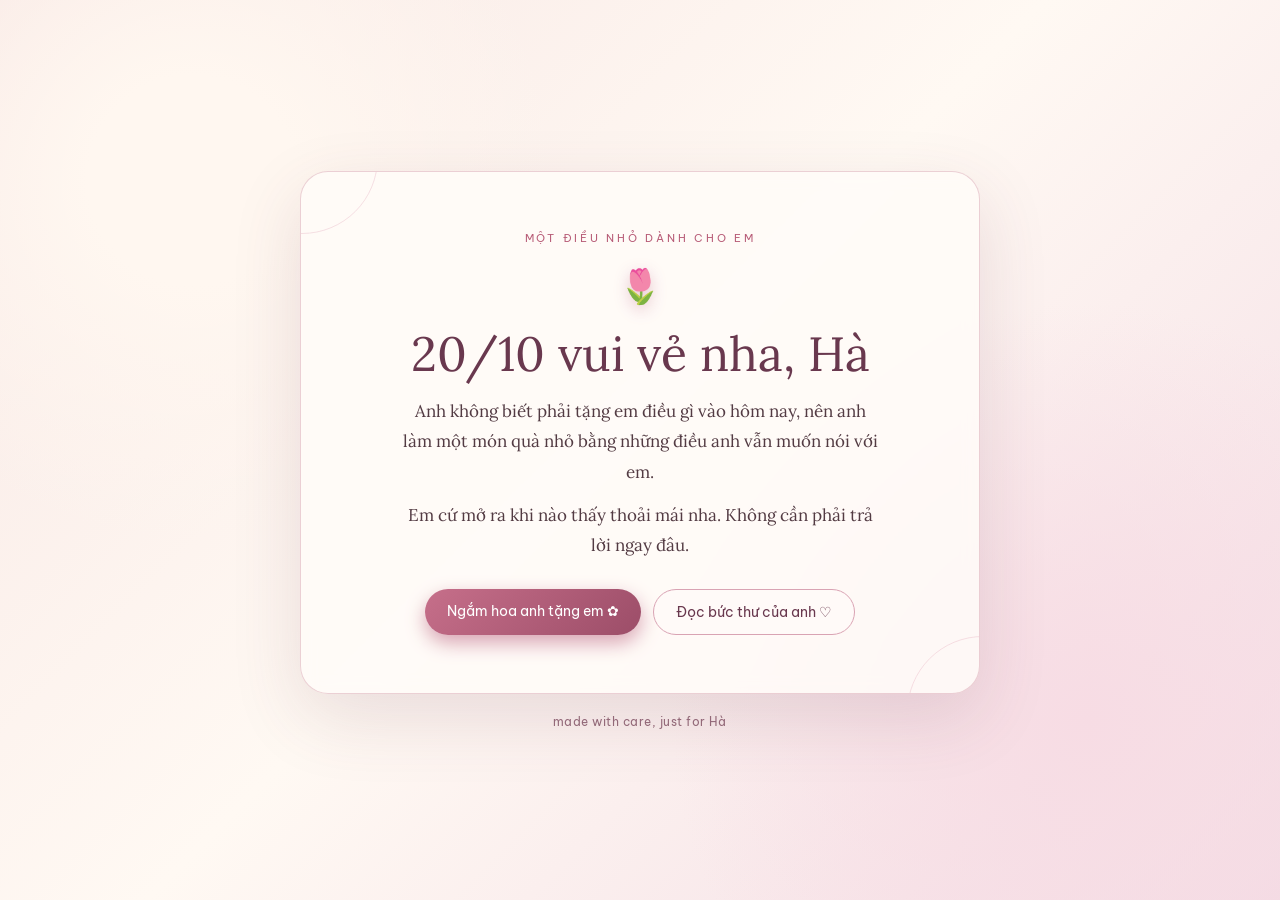
<file: index.html>
<!DOCTYPE html>
<html lang="vi">
<head>
  <meta charset="UTF-8">
  <meta name="viewport" content="width=device-width, initial-scale=1">
  <title>Gửi Hà — 20/10</title>
  <link rel="preconnect" href="https://fonts.googleapis.com">
  <link rel="preconnect" href="https://fonts.gstatic.com" crossorigin>
  <link href="https://fonts.googleapis.com/css2?family=Lora:ital,wght@0,400;0,500;1,400&family=Be+Vietnam+Pro:wght@400;500&display=swap&subset=vietnamese" rel="stylesheet">
  <style>
    :root { --rose:#b85d78; --deep:#69384e; --cream:#fffaf6; --ink:#533b43; }
    * { box-sizing: border-box; }
    body {
      margin:0; min-height:100vh; display:grid; place-items:center; padding:24px;
      color:var(--ink); font-family: "Lora", Georgia, "Times New Roman", serif;
      background:
        radial-gradient(circle at 15% 20%, #fff7f0 0 8%, transparent 28%),
        radial-gradient(circle at 85% 80%, #f7dce4 0 0, transparent 32%),
        linear-gradient(135deg,#f8e8e5,#fff9f3 48%,#f3dbe4);
      overflow-x:hidden;
    }
    .petal { position:fixed; top:-30px; color:#d58ca0; opacity:.55; animation:fall linear infinite; pointer-events:none; }
    @keyframes fall { to { transform:translateY(110vh) rotate(360deg); } }
    .wrap { width:min(680px,100%); position:relative; }
    .card {
      position:relative; overflow:hidden; text-align:center; padding:clamp(28px,7vw,58px) clamp(22px,6vw,54px);
      border:1px solid rgba(184,93,120,.28); border-radius:28px;
      background:rgba(255,252,249,.86); box-shadow:0 24px 70px rgba(105,56,78,.14);
      backdrop-filter:blur(8px);
    }
    .card:before,.card:after { content:""; position:absolute; width:150px;height:150px;border:1px solid #e8bac8;border-radius:50%;opacity:.45; }
    .card:before { top:-90px;left:-75px; } .card:after { right:-80px;bottom:-95px; }
    .eyebrow { text-transform:uppercase; letter-spacing:.25em; font:11px/1.6 'Be Vietnam Pro',Arial,sans-serif; color:var(--rose); }
    h1 { margin:14px 0 12px; font-size:clamp(30px,7vw,48px); font-weight:normal; color:var(--deep); }
    .flower { font-size:34px; margin:16px 0; filter:drop-shadow(0 5px 8px #e7c4ce); }
    p { font-size:17px; line-height:1.8; margin:12px auto; max-width:480px; }
    .buttons { display:flex; flex-wrap:wrap; gap:12px; justify-content:center; margin-top:28px; }
    a { text-decoration:none; }
    .btn { display:inline-block; border-radius:999px; padding:13px 22px; font:14px 'Be Vietnam Pro',Arial,sans-serif; transition:.2s; }
    .primary { color:white; background:linear-gradient(135deg,#c66f8a,#9c4d68); box-shadow:0 8px 20px #d8a3b2; }
    .secondary { color:var(--deep); border:1px solid #d9a3b3; background:#fffaf8; }
    .btn:hover { transform:translateY(-2px); }
    .foot { margin-top:20px; text-align:center; font:12px 'Be Vietnam Pro',Arial,sans-serif; color:#966d7c; letter-spacing:.04em; }
    @media(max-width:420px) { p{font-size:16px}.btn{width:100%} }
  </style>
</head>
<body>
  <div class="wrap">
    <main class="card">
      <div class="eyebrow">một điều nhỏ dành cho em</div>
      <div class="flower" aria-hidden="true">🌷</div>
      <h1>20/10 vui vẻ nha, Hà</h1>
      <p>Anh không biết phải tặng em điều gì vào hôm nay, nên anh làm một món quà nhỏ bằng những điều anh vẫn muốn nói với em.</p>
      <p>Em cứ mở ra khi nào thấy thoải mái nha. Không cần phải trả lời ngay đâu.</p>
      <div class="buttons">
        <a class="btn primary" href="flower.html">Ngắm hoa anh tặng em ✿</a>
        <a class="btn secondary" href="letter.html">Đọc bức thư của anh ♡</a>
      </div>
    </main>
    <div class="foot">made with care, just for Hà</div>
  </div>
  <script>
    for (let i=0;i<15;i++) {
      const p=document.createElement('span'); p.className='petal'; p.textContent=['✿','❀','·'][i%3];
      p.style.left=Math.random()*100+'vw'; p.style.animationDuration=(9+Math.random()*10)+'s';
      p.style.animationDelay=(-Math.random()*15)+'s'; p.style.fontSize=(12+Math.random()*15)+'px';
      document.body.appendChild(p);
    }
  </script>
</body>
</html>
</file>
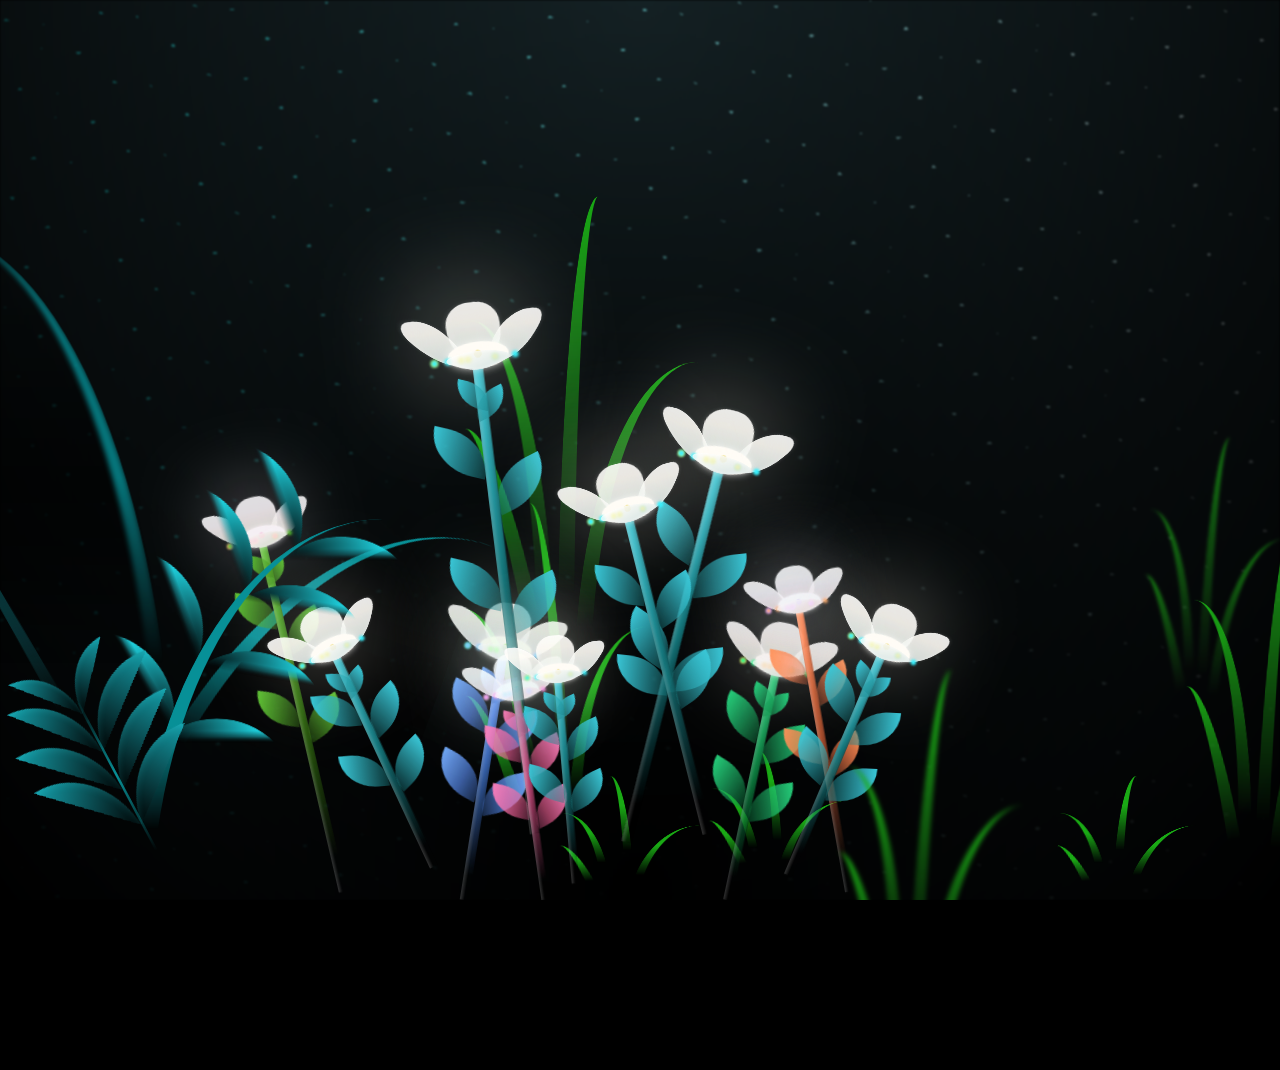
<file: flower.html>
<!DOCTYPE html>
<html lang="en">
<head>
    <meta charset="UTF-8">
    <meta http-equiv="X-UA-Compatible" content="IE=edge">
    <meta name="viewport" content="width=device-width, initial-scale=1.0">
    <link rel="stylesheet" href="css/main.css">
    <link rel="icon" href="img/flowers.png" type="image/x-icon">
    <title>flowers</title>
</head>
<body class="container">
  <!-- Pembuat code: https://codepen.io/mdusmanansari/pen/BamepLe -->
    <div class="night"></div>
    <div class="flowers">
      <div class="flower flower--1">
        <div class="flower__leafs flower__leafs--1">
          <div class="flower__leaf flower__leaf--1"></div>
          <div class="flower__leaf flower__leaf--2"></div>
          <div class="flower__leaf flower__leaf--3"></div>
          <div class="flower__leaf flower__leaf--4"></div>
          <div class="flower__white-circle"></div>
  
          <div class="flower__light flower__light--1"></div>
          <div class="flower__light flower__light--2"></div>
          <div class="flower__light flower__light--3"></div>
          <div class="flower__light flower__light--4"></div>
          <div class="flower__light flower__light--5"></div>
          <div class="flower__light flower__light--6"></div>
          <div class="flower__light flower__light--7"></div>
          <div class="flower__light flower__light--8"></div>
  
        </div>
        <div class="flower__line">
          <div class="flower__line__leaf flower__line__leaf--1"></div>
          <div class="flower__line__leaf flower__line__leaf--2"></div>
          <div class="flower__line__leaf flower__line__leaf--3"></div>
          <div class="flower__line__leaf flower__line__leaf--4"></div>
          <div class="flower__line__leaf flower__line__leaf--5"></div>
          <div class="flower__line__leaf flower__line__leaf--6"></div>
        </div>
      </div>
      <div class="flower flower--4">
        <div class="flower__leafs flower__leafs--1">
          <div class="flower__leaf flower__leaf--1"></div>
          <div class="flower__leaf flower__leaf--2"></div>
          <div class="flower__leaf flower__leaf--3"></div>
          <div class="flower__leaf flower__leaf--4"></div>
          <div class="flower__white-circle"></div>
  
          <div class="flower__light flower__light--1"></div>
          <div class="flower__light flower__light--2"></div>
          <div class="flower__light flower__light--3"></div>
          <div class="flower__light flower__light--4"></div>
          <div class="flower__light flower__light--5"></div>
          <div class="flower__light flower__light--6"></div>
          <div class="flower__light flower__light--7"></div>
          <div class="flower__light flower__light--8"></div>
  
        </div>
        <div class="flower__line">
          <div class="flower__line__leaf flower__line__leaf--1"></div>
          <div class="flower__line__leaf flower__line__leaf--2"></div>
          <div class="flower__line__leaf flower__line__leaf--3"></div>
          <div class="flower__line__leaf flower__line__leaf--4"></div>
          <div class="flower__line__leaf flower__line__leaf--5"></div>
          <div class="flower__line__leaf flower__line__leaf--6"></div>
        </div>
      </div>

      <div class="flower flower--5">
        <div class="flower__leafs flower__leafs--1">
          <div class="flower__leaf flower__leaf--1"></div>
          <div class="flower__leaf flower__leaf--2"></div>
          <div class="flower__leaf flower__leaf--3"></div>
          <div class="flower__leaf flower__leaf--4"></div>
          <div class="flower__white-circle"></div>
  
          <div class="flower__light flower__light--1"></div>
          <div class="flower__light flower__light--2"></div>
          <div class="flower__light flower__light--3"></div>
          <div class="flower__light flower__light--4"></div>
          <div class="flower__light flower__light--5"></div>
          <div class="flower__light flower__light--6"></div>
          <div class="flower__light flower__light--7"></div>
          <div class="flower__light flower__light--8"></div>
  
        </div>
        <div class="flower__line">
          <div class="flower__line__leaf flower__line__leaf--1"></div>
          <div class="flower__line__leaf flower__line__leaf--2"></div>
          <div class="flower__line__leaf flower__line__leaf--3"></div>
          <div class="flower__line__leaf flower__line__leaf--4"></div>
          <div class="flower__line__leaf flower__line__leaf--5"></div>
          <div class="flower__line__leaf flower__line__leaf--6"></div>
        </div>
      </div>

      <div class="flower flower--6">
        <div class="flower__leafs flower__leafs--1">
          <div class="flower__leaf flower__leaf--1"></div>
          <div class="flower__leaf flower__leaf--2"></div>
          <div class="flower__leaf flower__leaf--3"></div>
          <div class="flower__leaf flower__leaf--4"></div>
          <div class="flower__white-circle"></div>
  
          <div class="flower__light flower__light--1"></div>
          <div class="flower__light flower__light--2"></div>
          <div class="flower__light flower__light--3"></div>
          <div class="flower__light flower__light--4"></div>
          <div class="flower__light flower__light--5"></div>
          <div class="flower__light flower__light--6"></div>
          <div class="flower__light flower__light--7"></div>
          <div class="flower__light flower__light--8"></div>
  
        </div>
        <div class="flower__line">
          <div class="flower__line__leaf flower__line__leaf--1"></div>
          <div class="flower__line__leaf flower__line__leaf--2"></div>
          <div class="flower__line__leaf flower__line__leaf--3"></div>
          <div class="flower__line__leaf flower__line__leaf--4"></div>
          <div class="flower__line__leaf flower__line__leaf--5"></div>
          <div class="flower__line__leaf flower__line__leaf--6"></div>
        </div>
      </div>

  
      <div class="flower flower--2">
        <div class="flower__leafs flower__leafs--2">
          <div class="flower__leaf flower__leaf--1"></div>
          <div class="flower__leaf flower__leaf--2"></div>
          <div class="flower__leaf flower__leaf--3"></div>
          <div class="flower__leaf flower__leaf--4"></div>
          <div class="flower__white-circle"></div>
  
          <div class="flower__light flower__light--1"></div>
          <div class="flower__light flower__light--2"></div>
          <div class="flower__light flower__light--3"></div>
          <div class="flower__light flower__light--4"></div>
          <div class="flower__light flower__light--5"></div>
          <div class="flower__light flower__light--6"></div>
          <div class="flower__light flower__light--7"></div>
          <div class="flower__light flower__light--8"></div>
  
        </div>
        <div class="flower__line">
          <div class="flower__line__leaf flower__line__leaf--1"></div>
          <div class="flower__line__leaf flower__line__leaf--2"></div>
          <div class="flower__line__leaf flower__line__leaf--3"></div>
          <div class="flower__line__leaf flower__line__leaf--4"></div>
        </div>
      </div>
  
      <div class="flower flower--3">
        <div class="flower__leafs flower__leafs--3">
          <div class="flower__leaf flower__leaf--1"></div>
          <div class="flower__leaf flower__leaf--2"></div>
          <div class="flower__leaf flower__leaf--3"></div>
          <div class="flower__leaf flower__leaf--4"></div>
          <div class="flower__white-circle"></div>
  
          <div class="flower__light flower__light--1"></div>
          <div class="flower__light flower__light--2"></div>
          <div class="flower__light flower__light--3"></div>
          <div class="flower__light flower__light--4"></div>
          <div class="flower__light flower__light--5"></div>
          <div class="flower__light flower__light--6"></div>
          <div class="flower__light flower__light--7"></div>
          <div class="flower__light flower__light--8"></div>
  
        </div>
        <div class="flower__line">
          <div class="flower__line__leaf flower__line__leaf--1"></div>
          <div class="flower__line__leaf flower__line__leaf--2"></div>
          <div class="flower__line__leaf flower__line__leaf--3"></div>
          <div class="flower__line__leaf flower__line__leaf--4"></div>
        </div>
      </div>
  
      <div class="grow-ans" style="--d:1.2s">
        <div class="flower__g-long">
          <div class="flower__g-long__top"></div>
          <div class="flower__g-long__bottom"></div>
        </div>
      </div>
  
      <div class="growing-grass">
        <div class="flower__grass flower__grass--1">
          <div class="flower__grass--top"></div>
          <div class="flower__grass--bottom"></div>
          <div class="flower__grass__leaf flower__grass__leaf--1"></div>
          <div class="flower__grass__leaf flower__grass__leaf--2"></div>
          <div class="flower__grass__leaf flower__grass__leaf--3"></div>
          <div class="flower__grass__leaf flower__grass__leaf--4"></div>
          <div class="flower__grass__leaf flower__grass__leaf--5"></div>
          <div class="flower__grass__leaf flower__grass__leaf--6"></div>
          <div class="flower__grass__leaf flower__grass__leaf--7"></div>
          <div class="flower__grass__leaf flower__grass__leaf--8"></div>
          <div class="flower__grass__overlay"></div>
        </div>
      </div>
  
      <div class="growing-grass">
        <div class="flower__grass flower__grass--2">
          <div class="flower__grass--top"></div>
          <div class="flower__grass--bottom"></div>
          <div class="flower__grass__leaf flower__grass__leaf--1"></div>
          <div class="flower__grass__leaf flower__grass__leaf--2"></div>
          <div class="flower__grass__leaf flower__grass__leaf--3"></div>
          <div class="flower__grass__leaf flower__grass__leaf--4"></div>
          <div class="flower__grass__leaf flower__grass__leaf--5"></div>
          <div class="flower__grass__leaf flower__grass__leaf--6"></div>
          <div class="flower__grass__leaf flower__grass__leaf--7"></div>
          <div class="flower__grass__leaf flower__grass__leaf--8"></div>
          <div class="flower__grass__overlay"></div>
        </div>
      </div>
  
      <div class="grow-ans" style="--d:2.4s">
        <div class="flower__g-right flower__g-right--1">
          <div class="leaf"></div>
        </div>
      </div>
  
      <div class="grow-ans" style="--d:2.8s">
        <div class="flower__g-right flower__g-right--2">
          <div class="leaf"></div>
        </div>
      </div>
  
      <div class="grow-ans" style="--d:2.8s">
        <div class="flower__g-front">
          <div class="flower__g-front__leaf-wrapper flower__g-front__leaf-wrapper--1">
            <div class="flower__g-front__leaf"></div>
          </div>
          <div class="flower__g-front__leaf-wrapper flower__g-front__leaf-wrapper--2">
            <div class="flower__g-front__leaf"></div>
          </div>
          <div class="flower__g-front__leaf-wrapper flower__g-front__leaf-wrapper--3">
            <div class="flower__g-front__leaf"></div>
          </div>
          <div class="flower__g-front__leaf-wrapper flower__g-front__leaf-wrapper--4">
            <div class="flower__g-front__leaf"></div>
          </div>
          <div class="flower__g-front__leaf-wrapper flower__g-front__leaf-wrapper--5">
            <div class="flower__g-front__leaf"></div>
          </div>
          <div class="flower__g-front__leaf-wrapper flower__g-front__leaf-wrapper--6">
            <div class="flower__g-front__leaf"></div>
          </div>
          <div class="flower__g-front__leaf-wrapper flower__g-front__leaf-wrapper--7">
            <div class="flower__g-front__leaf"></div>
          </div>
          <div class="flower__g-front__leaf-wrapper flower__g-front__leaf-wrapper--8">
            <div class="flower__g-front__leaf"></div>
          </div>
          <div class="flower__g-front__line"></div>
        </div>
      </div>
  
      <div class="grow-ans" style="--d:3.2s">
        <div class="flower__g-fr">
          <div class="leaf"></div>
          <div class="flower__g-fr__leaf flower__g-fr__leaf--1"></div>
          <div class="flower__g-fr__leaf flower__g-fr__leaf--2"></div>
          <div class="flower__g-fr__leaf flower__g-fr__leaf--3"></div>
          <div class="flower__g-fr__leaf flower__g-fr__leaf--4"></div>
          <div class="flower__g-fr__leaf flower__g-fr__leaf--5"></div>
          <div class="flower__g-fr__leaf flower__g-fr__leaf--6"></div>
          <div class="flower__g-fr__leaf flower__g-fr__leaf--7"></div>
          <div class="flower__g-fr__leaf flower__g-fr__leaf--8"></div>
        </div>
      </div>
  
      <div class="long-g long-g--0">
        <div class="grow-ans" style="--d:3s">
          <div class="leaf leaf--0"></div>
        </div>
        <div class="grow-ans" style="--d:2.2s">
          <div class="leaf leaf--1"></div>
        </div>
        <div class="grow-ans" style="--d:3.4s">
          <div class="leaf leaf--2"></div>
        </div>
        <div class="grow-ans" style="--d:3.6s">
          <div class="leaf leaf--3"></div>
        </div>
      </div>
  
      <div class="long-g long-g--1">
        <div class="grow-ans" style="--d:3.6s">
          <div class="leaf leaf--0"></div>
        </div>
        <div class="grow-ans" style="--d:3.8s">
          <div class="leaf leaf--1"></div>
        </div>
        <div class="grow-ans" style="--d:4s">
          <div class="leaf leaf--2"></div>
        </div>
        <div class="grow-ans" style="--d:4.2s">
          <div class="leaf leaf--3"></div>
        </div>
      </div>
  
      <div class="long-g long-g--2">
        <div class="grow-ans" style="--d:4s">
          <div class="leaf leaf--0"></div>
        </div>
        <div class="grow-ans" style="--d:4.2s">
          <div class="leaf leaf--1"></div>
        </div>
        <div class="grow-ans" style="--d:4.4s">
          <div class="leaf leaf--2"></div>
        </div>
        <div class="grow-ans" style="--d:4.6s">
          <div class="leaf leaf--3"></div>
        </div>
      </div>
  
      <div class="long-g long-g--3">
        <div class="grow-ans" style="--d:4s">
          <div class="leaf leaf--0"></div>
        </div>
        <div class="grow-ans" style="--d:4.2s">
          <div class="leaf leaf--1"></div>
        </div>
        <div class="grow-ans" style="--d:3s">
          <div class="leaf leaf--2"></div>
        </div>
        <div class="grow-ans" style="--d:3.6s">
          <div class="leaf leaf--3"></div>
        </div>
      </div>
  
      <div class="long-g long-g--4">
        <div class="grow-ans" style="--d:4s">
          <div class="leaf leaf--0"></div>
        </div>
        <div class="grow-ans" style="--d:4.2s">
          <div class="leaf leaf--1"></div>
        </div>
        <div class="grow-ans" style="--d:3s">
          <div class="leaf leaf--2"></div>
        </div>
        <div class="grow-ans" style="--d:3.6s">
          <div class="leaf leaf--3"></div>
        </div>
      </div>
  
      <div class="long-g long-g--5">
        <div class="grow-ans" style="--d:4s">
          <div class="leaf leaf--0"></div>
        </div>
        <div class="grow-ans" style="--d:4.2s">
          <div class="leaf leaf--1"></div>
        </div>
        <div class="grow-ans" style="--d:3s">
          <div class="leaf leaf--2"></div>
        </div>
        <div class="grow-ans" style="--d:3.6s">
          <div class="leaf leaf--3"></div>
        </div>
      </div>
  
      <div class="long-g long-g--6">
        <div class="grow-ans" style="--d:4.2s">
          <div class="leaf leaf--0"></div>
        </div>
        <div class="grow-ans" style="--d:4.4s">
          <div class="leaf leaf--1"></div>
        </div>
        <div class="grow-ans" style="--d:4.6s">
          <div class="leaf leaf--2"></div>
        </div>
        <div class="grow-ans" style="--d:4.8s">
          <div class="leaf leaf--3"></div>
        </div>
      </div>
  
      <div class="long-g long-g--7">
        <div class="grow-ans" style="--d:3s">
          <div class="leaf leaf--0"></div>
        </div>
        <div class="grow-ans" style="--d:3.2s">
          <div class="leaf leaf--1"></div>
        </div>
        <div class="grow-ans" style="--d:3.5s">
          <div class="leaf leaf--2"></div>
        </div>
        <div class="grow-ans" style="--d:3.6s">
          <div class="leaf leaf--3"></div>
        </div>
      </div>
    
<div class="flower flower--1 extra-flower extra-1">
        <div class="flower__leafs flower__leafs--1">
          <div class="flower__leaf flower__leaf--1"></div>
          <div class="flower__leaf flower__leaf--2"></div>
          <div class="flower__leaf flower__leaf--3"></div>
          <div class="flower__leaf flower__leaf--4"></div>
          <div class="flower__white-circle"></div>
  
          <div class="flower__light flower__light--1"></div>
          <div class="flower__light flower__light--2"></div>
          <div class="flower__light flower__light--3"></div>
          <div class="flower__light flower__light--4"></div>
          <div class="flower__light flower__light--5"></div>
          <div class="flower__light flower__light--6"></div>
          <div class="flower__light flower__light--7"></div>
          <div class="flower__light flower__light--8"></div>
  
        </div>
        <div class="flower__line">
          <div class="flower__line__leaf flower__line__leaf--1"></div>
          <div class="flower__line__leaf flower__line__leaf--2"></div>
          <div class="flower__line__leaf flower__line__leaf--3"></div>
          <div class="flower__line__leaf flower__line__leaf--4"></div>
          <div class="flower__line__leaf flower__line__leaf--5"></div>
          <div class="flower__line__leaf flower__line__leaf--6"></div>
        </div>
      </div>
<div class="flower flower--4 extra-flower extra-2">
        <div class="flower__leafs flower__leafs--1">
          <div class="flower__leaf flower__leaf--1"></div>
          <div class="flower__leaf flower__leaf--2"></div>
          <div class="flower__leaf flower__leaf--3"></div>
          <div class="flower__leaf flower__leaf--4"></div>
          <div class="flower__white-circle"></div>
  
          <div class="flower__light flower__light--1"></div>
          <div class="flower__light flower__light--2"></div>
          <div class="flower__light flower__light--3"></div>
          <div class="flower__light flower__light--4"></div>
          <div class="flower__light flower__light--5"></div>
          <div class="flower__light flower__light--6"></div>
          <div class="flower__light flower__light--7"></div>
          <div class="flower__light flower__light--8"></div>
  
        </div>
        <div class="flower__line">
          <div class="flower__line__leaf flower__line__leaf--1"></div>
          <div class="flower__line__leaf flower__line__leaf--2"></div>
          <div class="flower__line__leaf flower__line__leaf--3"></div>
          <div class="flower__line__leaf flower__line__leaf--4"></div>
          <div class="flower__line__leaf flower__line__leaf--5"></div>
          <div class="flower__line__leaf flower__line__leaf--6"></div>
        </div>
      </div>
<div class="flower flower--5 extra-flower extra-3">
        <div class="flower__leafs flower__leafs--1">
          <div class="flower__leaf flower__leaf--1"></div>
          <div class="flower__leaf flower__leaf--2"></div>
          <div class="flower__leaf flower__leaf--3"></div>
          <div class="flower__leaf flower__leaf--4"></div>
          <div class="flower__white-circle"></div>
  
          <div class="flower__light flower__light--1"></div>
          <div class="flower__light flower__light--2"></div>
          <div class="flower__light flower__light--3"></div>
          <div class="flower__light flower__light--4"></div>
          <div class="flower__light flower__light--5"></div>
          <div class="flower__light flower__light--6"></div>
          <div class="flower__light flower__light--7"></div>
          <div class="flower__light flower__light--8"></div>
  
        </div>
        <div class="flower__line">
          <div class="flower__line__leaf flower__line__leaf--1"></div>
          <div class="flower__line__leaf flower__line__leaf--2"></div>
          <div class="flower__line__leaf flower__line__leaf--3"></div>
          <div class="flower__line__leaf flower__line__leaf--4"></div>
          <div class="flower__line__leaf flower__line__leaf--5"></div>
          <div class="flower__line__leaf flower__line__leaf--6"></div>
        </div>
      </div>
<div class="flower flower--6 extra-flower extra-4">
        <div class="flower__leafs flower__leafs--1">
          <div class="flower__leaf flower__leaf--1"></div>
          <div class="flower__leaf flower__leaf--2"></div>
          <div class="flower__leaf flower__leaf--3"></div>
          <div class="flower__leaf flower__leaf--4"></div>
          <div class="flower__white-circle"></div>
  
          <div class="flower__light flower__light--1"></div>
          <div class="flower__light flower__light--2"></div>
          <div class="flower__light flower__light--3"></div>
          <div class="flower__light flower__light--4"></div>
          <div class="flower__light flower__light--5"></div>
          <div class="flower__light flower__light--6"></div>
          <div class="flower__light flower__light--7"></div>
          <div class="flower__light flower__light--8"></div>
  
        </div>
        <div class="flower__line">
          <div class="flower__line__leaf flower__line__leaf--1"></div>
          <div class="flower__line__leaf flower__line__leaf--2"></div>
          <div class="flower__line__leaf flower__line__leaf--3"></div>
          <div class="flower__line__leaf flower__line__leaf--4"></div>
          <div class="flower__line__leaf flower__line__leaf--5"></div>
          <div class="flower__line__leaf flower__line__leaf--6"></div>
        </div>
      </div>
<div class="flower flower--2 extra-flower extra-5">
        <div class="flower__leafs flower__leafs--2">
          <div class="flower__leaf flower__leaf--1"></div>
          <div class="flower__leaf flower__leaf--2"></div>
          <div class="flower__leaf flower__leaf--3"></div>
          <div class="flower__leaf flower__leaf--4"></div>
          <div class="flower__white-circle"></div>
  
          <div class="flower__light flower__light--1"></div>
          <div class="flower__light flower__light--2"></div>
          <div class="flower__light flower__light--3"></div>
          <div class="flower__light flower__light--4"></div>
          <div class="flower__light flower__light--5"></div>
          <div class="flower__light flower__light--6"></div>
          <div class="flower__light flower__light--7"></div>
          <div class="flower__light flower__light--8"></div>
  
        </div>
        <div class="flower__line">
          <div class="flower__line__leaf flower__line__leaf--1"></div>
          <div class="flower__line__leaf flower__line__leaf--2"></div>
          <div class="flower__line__leaf flower__line__leaf--3"></div>
          <div class="flower__line__leaf flower__line__leaf--4"></div>
        </div>
      </div>
</div>
    <script src="main.js"></script>
  </body>
</html>
</file>
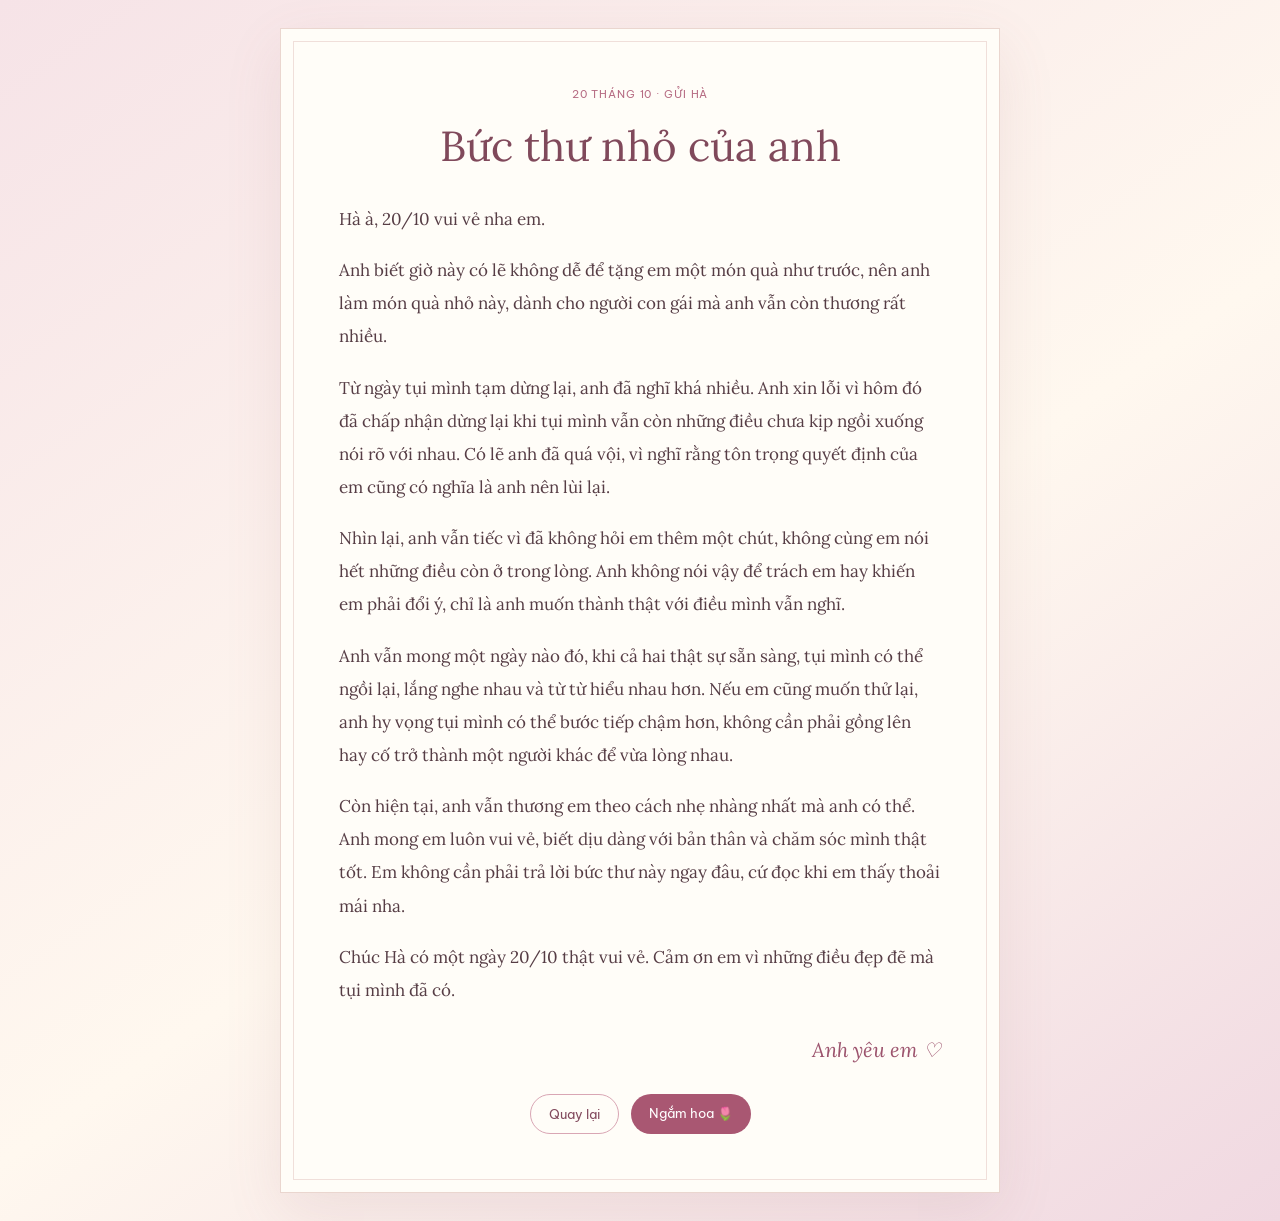
<file: letter.html>
<!DOCTYPE html>
<html lang="vi">
<head>
  <meta charset="UTF-8">
  <meta name="viewport" content="width=device-width, initial-scale=1">
  <title>Bức thư dành cho Hà</title>
  <link rel="preconnect" href="https://fonts.googleapis.com">
  <link rel="preconnect" href="https://fonts.gstatic.com" crossorigin>
  <link href="https://fonts.googleapis.com/css2?family=Lora:ital,wght@0,400;0,500;1,400&family=Be+Vietnam+Pro:wght@400;500&display=swap&subset=vietnamese" rel="stylesheet">
  <style>
    *{box-sizing:border-box;letter-spacing:normal;word-break:normal;overflow-wrap:normal}
    body{margin:0;min-height:100vh;padding:28px 16px;display:grid;place-items:center;background:linear-gradient(145deg,#f6e3e7,#fff8ef 55%,#f0d8e1);color:#563d45;font-family:"Lora",Georgia,"Times New Roman",serif}
    .paper{width:min(720px,100%);padding:clamp(26px,6vw,58px);background:#fffdf8;border:1px solid #ead6cf;box-shadow:0 20px 55px #8e59621c;position:relative}
    .paper:before{content:"";position:absolute;inset:12px;border:1px solid #f0dfda;pointer-events:none}
    .content{position:relative;z-index:1}
    .top{text-align:center;color:#b66c83;letter-spacing:.08em;font:11px 'Be Vietnam Pro',Arial,sans-serif;text-transform:uppercase}
    h1{text-align:center;font-size:clamp(28px,6vw,42px);font-weight:normal;color:#80495b;margin:18px 0 30px;letter-spacing:normal;word-break:keep-all}
    p{font-size:17px;line-height:1.95;margin:0 0 18px;letter-spacing:normal;word-break:normal;overflow-wrap:break-word}
    .sign{margin-top:30px;text-align:right;color:#9c536d;font-style:italic;font-size:20px}
    .actions{display:flex;justify-content:center;gap:12px;flex-wrap:wrap;margin-top:32px}
    a{padding:11px 18px;border-radius:999px;text-decoration:none;font:13px 'Be Vietnam Pro',Arial,sans-serif}
    .back{color:#824a5d;border:1px solid #d9a6b4}.flower{background:#a95772;color:white}
    @media(max-width:420px){p{font-size:16px;line-height:1.85}}
  </style>
</head>
<body>
  <main class="paper">
    <div class="content">
      <div class="top">20 tháng 10 · gửi Hà</div>
      <h1>Bức thư nhỏ của anh</h1>

      <p>Hà à, 20/10 vui vẻ nha em.</p>

      <p>Anh biết giờ này có lẽ không dễ để tặng em một món quà như trước, nên anh làm món quà nhỏ này, dành cho người con gái mà anh vẫn còn thương rất nhiều.</p>

      <p>Từ ngày tụi mình tạm dừng lại, anh đã nghĩ khá nhiều. Anh xin lỗi vì hôm đó đã chấp nhận dừng lại khi tụi mình vẫn còn những điều chưa kịp ngồi xuống nói rõ với nhau. Có lẽ anh đã quá vội, vì nghĩ rằng tôn trọng quyết định của em cũng có nghĩa là anh nên lùi lại.</p>

      <p>Nhìn lại, anh vẫn tiếc vì đã không hỏi em thêm một chút, không cùng em nói hết những điều còn ở trong lòng. Anh không nói vậy để trách em hay khiến em phải đổi ý, chỉ là anh muốn thành thật với điều mình vẫn nghĩ.</p>

      <p>Anh vẫn mong một ngày nào đó, khi cả hai thật sự sẵn sàng, tụi mình có thể ngồi lại, lắng nghe nhau và từ từ hiểu nhau hơn. Nếu em cũng muốn thử lại, anh hy vọng tụi mình có thể bước tiếp chậm hơn, không cần phải gồng lên hay cố trở thành một người khác để vừa lòng nhau.</p>

      <p>Còn hiện tại, anh vẫn thương em theo cách nhẹ nhàng nhất mà anh có thể. Anh mong em luôn vui vẻ, biết dịu dàng với bản thân và chăm sóc mình thật tốt. Em không cần phải trả lời bức thư này ngay đâu, cứ đọc khi em thấy thoải mái nha.</p>

      <p>Chúc Hà có một ngày 20/10 thật vui vẻ. Cảm ơn em vì những điều đẹp đẽ mà tụi mình đã có.</p>

      <div class="sign">Anh yêu em ♡</div>
      <div class="actions">
        <a class="back" href="index.html">Quay lại</a>
        <a class="flower" href="flower.html">Ngắm hoa 🌷</a>
      </div>
    </div>
  </main>
</body>
</html>
</file>
<file: css/main.css>
*,
*::after,
*::before {
  padding: 0;
  margin: 0;
  box-sizing: border-box;
}

:root {
  --dark-color: #000;
}

body {
  display: flex;
  align-items: flex-end;
  justify-content: center;
  min-height: 100vh;
  background-color: var(--dark-color);
  overflow: hidden;
  perspective: 1000px;
}

.night {
  position: fixed;
  left: 50%;
  top: 0;
  transform: translateX(-50%);
  width: 100%;
  height: 100%;
  filter: blur(0.1vmin);
  background-image: radial-gradient(ellipse at top, transparent 0%, var(--dark-color)), radial-gradient(ellipse at bottom, var(--dark-color), rgba(145, 233, 255, 0.2)), repeating-linear-gradient(220deg, rgb(0, 0, 0) 0px, rgb(0, 0, 0) 19px, transparent 19px, transparent 22px), repeating-linear-gradient(189deg, rgb(0, 0, 0) 0px, rgb(0, 0, 0) 19px, transparent 19px, transparent 22px), repeating-linear-gradient(148deg, rgb(0, 0, 0) 0px, rgb(0, 0, 0) 19px, transparent 19px, transparent 22px), linear-gradient(90deg, rgb(0, 255, 250), rgb(240, 240, 240));
}

.flowers {
  position: relative;
  transform: scale(0.9);
}

.flower {
  position: absolute;
  bottom: 10vmin;
  transform-origin: bottom center;
  z-index: 10;
  --fl-speed: 0.8s;
}
.flower--1 {
  -webkit-animation: moving-flower-1 4s linear infinite;
          animation: moving-flower-1 4s linear infinite;
}
.flower--1 .flower__line {
  height: 70vmin;
  -webkit-animation-delay: 0.3s;
          animation-delay: 0.3s;
}
.flower--1 .flower__line__leaf--1 {
  -webkit-animation: blooming-leaf-right var(--fl-speed) 1.6s backwards;
          animation: blooming-leaf-right var(--fl-speed) 1.6s backwards;
}
.flower--1 .flower__line__leaf--2 {
  -webkit-animation: blooming-leaf-right var(--fl-speed) 1.4s backwards;
          animation: blooming-leaf-right var(--fl-speed) 1.4s backwards;
}
.flower--1 .flower__line__leaf--3 {
  -webkit-animation: blooming-leaf-left var(--fl-speed) 1.2s backwards;
          animation: blooming-leaf-left var(--fl-speed) 1.2s backwards;
}
.flower--1 .flower__line__leaf--4 {
  -webkit-animation: blooming-leaf-left var(--fl-speed) 1s backwards;
          animation: blooming-leaf-left var(--fl-speed) 1s backwards;
}
.flower--1 .flower__line__leaf--5 {
  -webkit-animation: blooming-leaf-right var(--fl-speed) 1.8s backwards;
          animation: blooming-leaf-right var(--fl-speed) 1.8s backwards;
}
.flower--1 .flower__line__leaf--6 {
  -webkit-animation: blooming-leaf-left var(--fl-speed) 2s backwards;
          animation: blooming-leaf-left var(--fl-speed) 2s backwards;
}
.flower--2 {
  left: 50%;
  transform: rotate(20deg);
  -webkit-animation: moving-flower-2 4s linear infinite;
          animation: moving-flower-2 4s linear infinite;
}
.flower--2 .flower__line {
  height: 60vmin;
  -webkit-animation-delay: 0.6s;
          animation-delay: 0.6s;
}
.flower--2 .flower__line__leaf--1 {
  -webkit-animation: blooming-leaf-right var(--fl-speed) 1.9s backwards;
          animation: blooming-leaf-right var(--fl-speed) 1.9s backwards;
}
.flower--2 .flower__line__leaf--2 {
  -webkit-animation: blooming-leaf-right var(--fl-speed) 1.7s backwards;
          animation: blooming-leaf-right var(--fl-speed) 1.7s backwards;
}
.flower--2 .flower__line__leaf--3 {
  -webkit-animation: blooming-leaf-left var(--fl-speed) 1.5s backwards;
          animation: blooming-leaf-left var(--fl-speed) 1.5s backwards;
}
.flower--2 .flower__line__leaf--4 {
  -webkit-animation: blooming-leaf-left var(--fl-speed) 1.3s backwards;
          animation: blooming-leaf-left var(--fl-speed) 1.3s backwards;
}
.flower--3 {
  left: 50%;
  transform: rotate(-15deg);
  -webkit-animation: moving-flower-3 4s linear infinite;
          animation: moving-flower-3 4s linear infinite;
}
.flower--3 .flower__line {
  -webkit-animation-delay: 0.9s;
          animation-delay: 0.9s;
}
.flower--3 .flower__line__leaf--1 {
  -webkit-animation: blooming-leaf-right var(--fl-speed) 2.5s backwards;
          animation: blooming-leaf-right var(--fl-speed) 2.5s backwards;
}
.flower--3 .flower__line__leaf--2 {
  -webkit-animation: blooming-leaf-right var(--fl-speed) 2.3s backwards;
          animation: blooming-leaf-right var(--fl-speed) 2.3s backwards;
}
.flower--3 .flower__line__leaf--3 {
  -webkit-animation: blooming-leaf-left var(--fl-speed) 2.1s backwards;
          animation: blooming-leaf-left var(--fl-speed) 2.1s backwards;
}
.flower--3 .flower__line__leaf--4 {
  -webkit-animation: blooming-leaf-left var(--fl-speed) 1.9s backwards;
          animation: blooming-leaf-left var(--fl-speed) 1.9s backwards;
}
.flower__leafs {
  position: relative;
  -webkit-animation: blooming-flower 2s backwards;
          animation: blooming-flower 2s backwards;
}
.flower__leafs--1 {
  -webkit-animation-delay: 1.1s;
          animation-delay: 1.1s;
}
.flower__leafs--2 {
  -webkit-animation-delay: 1.4s;
          animation-delay: 1.4s;
}
.flower__leafs--3 {
  -webkit-animation-delay: 1.7s;
          animation-delay: 1.7s;
}
.flower__leafs::after {
  content: "";
  position: absolute;
  left: 0;
  top: 0;
  transform: translate(-50%, -100%);
  width: 8vmin;
  height: 8vmin;
  background-color: #6bf0ff;
  filter: blur(10vmin);
}
.flower__leaf {
  position: absolute;
  bottom: 0;
  left: 50%;
  width: 8vmin;
  height: 11vmin;
  border-radius: 51% 49% 47% 53%/44% 45% 55% 69%;
  background-color: #a7ffee;
  background-image: linear-gradient(to top, #54b8aa, #a7ffee);
  transform-origin: bottom center;
  opacity: 0.9;
  box-shadow: inset 0 0 2vmin rgba(255, 255, 255, 0.5);
}
.flower__leaf--1 {
  transform: translate(-10%, 1%) rotateY(40deg) rotateX(-50deg);
}
.flower__leaf--2 {
  transform: translate(-50%, -4%) rotateX(40deg);
}
.flower__leaf--3 {
  transform: translate(-90%, 0%) rotateY(45deg) rotateX(50deg);
}
.flower__leaf--4 {
  width: 8vmin;
  height: 8vmin;
  transform-origin: bottom left;
  border-radius: 4vmin 10vmin 4vmin 4vmin;
  transform: translate(0%, 18%) rotateX(70deg) rotate(-43deg);
  background-image: linear-gradient(to top, #39c6d6, #a7ffee);
  z-index: 1;
  opacity: 0.8;
}
.flower__white-circle {
  position: absolute;
  left: -3.5vmin;
  top: -3vmin;
  width: 9vmin;
  height: 4vmin;
  border-radius: 50%;
  background-color: #fff;
}
.flower__white-circle::after {
  content: "";
  position: absolute;
  left: 50%;
  top: 45%;
  transform: translate(-50%, -50%);
  width: 60%;
  height: 60%;
  border-radius: inherit;
  background-image: repeating-linear-gradient(135deg, rgba(0, 0, 0, 0.03) 0px, rgba(0, 0, 0, 0.03) 1px, transparent 1px, transparent 12px), repeating-linear-gradient(45deg, rgba(0, 0, 0, 0.03) 0px, rgba(0, 0, 0, 0.03) 1px, transparent 1px, transparent 12px), repeating-linear-gradient(67.5deg, rgba(0, 0, 0, 0.03) 0px, rgba(0, 0, 0, 0.03) 1px, transparent 1px, transparent 12px), repeating-linear-gradient(135deg, rgba(0, 0, 0, 0.03) 0px, rgba(0, 0, 0, 0.03) 1px, transparent 1px, transparent 12px), repeating-linear-gradient(45deg, rgba(0, 0, 0, 0.03) 0px, rgba(0, 0, 0, 0.03) 1px, transparent 1px, transparent 12px), repeating-linear-gradient(112.5deg, rgba(0, 0, 0, 0.03) 0px, rgba(0, 0, 0, 0.03) 1px, transparent 1px, transparent 12px), repeating-linear-gradient(112.5deg, rgba(0, 0, 0, 0.03) 0px, rgba(0, 0, 0, 0.03) 1px, transparent 1px, transparent 12px), repeating-linear-gradient(45deg, rgba(0, 0, 0, 0.03) 0px, rgba(0, 0, 0, 0.03) 1px, transparent 1px, transparent 12px), repeating-linear-gradient(22.5deg, rgba(0, 0, 0, 0.03) 0px, rgba(0, 0, 0, 0.03) 1px, transparent 1px, transparent 12px), repeating-linear-gradient(45deg, rgba(0, 0, 0, 0.03) 0px, rgba(0, 0, 0, 0.03) 1px, transparent 1px, transparent 12px), repeating-linear-gradient(22.5deg, rgba(0, 0, 0, 0.03) 0px, rgba(0, 0, 0, 0.03) 1px, transparent 1px, transparent 12px), repeating-linear-gradient(135deg, rgba(0, 0, 0, 0.03) 0px, rgba(0, 0, 0, 0.03) 1px, transparent 1px, transparent 12px), repeating-linear-gradient(157.5deg, rgba(0, 0, 0, 0.03) 0px, rgba(0, 0, 0, 0.03) 1px, transparent 1px, transparent 12px), repeating-linear-gradient(67.5deg, rgba(0, 0, 0, 0.03) 0px, rgba(0, 0, 0, 0.03) 1px, transparent 1px, transparent 12px), repeating-linear-gradient(67.5deg, rgba(0, 0, 0, 0.03) 0px, rgba(0, 0, 0, 0.03) 1px, transparent 1px, transparent 12px), linear-gradient(90deg, rgb(255, 235, 18), rgb(255, 206, 0));
}
.flower__line {
  height: 55vmin;
  width: 1.5vmin;
  background-image: linear-gradient(to left, rgba(0, 0, 0, 0.2), transparent, rgba(255, 255, 255, 0.2)), linear-gradient(to top, transparent 10%, #14757a, #39c6d6);
  box-shadow: inset 0 0 2px rgba(0, 0, 0, 0.5);
  -webkit-animation: grow-flower-tree 4s backwards;
          animation: grow-flower-tree 4s backwards;
}
.flower__line__leaf {
  --w: 7vmin;
  --h: calc(var(--w) + 2vmin);
  position: absolute;
  top: 20%;
  left: 90%;
  width: var(--w);
  height: var(--h);
  border-top-right-radius: var(--h);
  border-bottom-left-radius: var(--h);
  background-image: linear-gradient(to top, rgba(20, 117, 122, 0.4), #39c6d6);
}
.flower__line__leaf--1 {
  transform: rotate(70deg) rotateY(30deg);
}
.flower__line__leaf--2 {
  top: 45%;
  transform: rotate(70deg) rotateY(30deg);
}
.flower__line__leaf--3, .flower__line__leaf--4, .flower__line__leaf--6 {
  border-top-right-radius: 0;
  border-bottom-left-radius: 0;
  border-top-left-radius: var(--h);
  border-bottom-right-radius: var(--h);
  left: -460%;
  top: 12%;
  transform: rotate(-70deg) rotateY(30deg);
}
.flower__line__leaf--4 {
  top: 40%;
}
.flower__line__leaf--5 {
  top: 0;
  transform-origin: left;
  transform: rotate(70deg) rotateY(30deg) scale(0.6);
}
.flower__line__leaf--6 {
  top: -2%;
  left: -450%;
  transform-origin: right;
  transform: rotate(-70deg) rotateY(30deg) scale(0.6);
}
.flower__light {
  position: absolute;
  bottom: 0vmin;
  width: 1vmin;
  height: 1vmin;
  background-color: rgb(255, 251, 0);
  border-radius: 50%;
  filter: blur(0.2vmin);
  -webkit-animation: light-ans 4s linear infinite backwards;
          animation: light-ans 4s linear infinite backwards;
}
.flower__light:nth-child(odd) {
  background-color: #23f0ff;
}
.flower__light--1 {
  left: -2vmin;
  -webkit-animation-delay: 1s;
          animation-delay: 1s;
}
.flower__light--2 {
  left: 3vmin;
  -webkit-animation-delay: 0.5s;
          animation-delay: 0.5s;
}
.flower__light--3 {
  left: -6vmin;
  -webkit-animation-delay: 0.3s;
          animation-delay: 0.3s;
}
.flower__light--4 {
  left: 6vmin;
  -webkit-animation-delay: 0.9s;
          animation-delay: 0.9s;
}
.flower__light--5 {
  left: -1vmin;
  -webkit-animation-delay: 1.5s;
          animation-delay: 1.5s;
}
.flower__light--6 {
  left: -4vmin;
  -webkit-animation-delay: 3s;
          animation-delay: 3s;
}
.flower__light--7 {
  left: 3vmin;
  -webkit-animation-delay: 2s;
          animation-delay: 2s;
}
.flower__light--8 {
  left: -6vmin;
  -webkit-animation-delay: 3.5s;
          animation-delay: 3.5s;
}
.flower__grass {
  --c: #159faa;
  --line-w: 1.5vmin;
  position: absolute;
  bottom: 12vmin;
  left: -7vmin;
  display: flex;
  flex-direction: column;
  align-items: flex-end;
  z-index: 20;
  transform-origin: bottom center;
  transform: rotate(-48deg) rotateY(40deg);
}
.flower__grass--1 {
  -webkit-animation: moving-grass 2s linear infinite;
          animation: moving-grass 2s linear infinite;
}
.flower__grass--2 {
  left: 2vmin;
  bottom: 10vmin;
  transform: scale(0.5) rotate(75deg) rotateX(10deg) rotateY(-200deg);
  opacity: 0.8;
  z-index: 0;
  -webkit-animation: moving-grass--2 1.5s linear infinite;
          animation: moving-grass--2 1.5s linear infinite;
}
.flower__grass--top {
  width: 7vmin;
  height: 10vmin;
  border-top-right-radius: 100%;
  border-right: var(--line-w) solid var(--c);
  transform-origin: bottom center;
  transform: rotate(-2deg);
}
.flower__grass--bottom {
  margin-top: -2px;
  width: var(--line-w);
  height: 25vmin;
  background-image: linear-gradient(to top, transparent, var(--c));
}
.flower__grass__leaf {
  --size: 10vmin;
  position: absolute;
  width: calc(var(--size) * 2.1);
  height: var(--size);
  border-top-left-radius: var(--size);
  border-top-right-radius: var(--size);
  background-image: linear-gradient(to top, transparent, transparent 30%, var(--c));
  z-index: 100;
}
.flower__grass__leaf--1 {
  top: -6%;
  left: 30%;
  --size: 6vmin;
  transform: rotate(-20deg);
  -webkit-animation: growing-grass-ans--1 2s 2.6s backwards;
          animation: growing-grass-ans--1 2s 2.6s backwards;
}
@-webkit-keyframes growing-grass-ans--1 {
  0% {
    transform-origin: bottom left;
    transform: rotate(-20deg) scale(0);
  }
}
@keyframes growing-grass-ans--1 {
  0% {
    transform-origin: bottom left;
    transform: rotate(-20deg) scale(0);
  }
}
.flower__grass__leaf--2 {
  top: -5%;
  left: -110%;
  --size: 6vmin;
  transform: rotate(10deg);
  -webkit-animation: growing-grass-ans--2 2s 2.4s linear backwards;
          animation: growing-grass-ans--2 2s 2.4s linear backwards;
}
@-webkit-keyframes growing-grass-ans--2 {
  0% {
    transform-origin: bottom right;
    transform: rotate(10deg) scale(0);
  }
}
@keyframes growing-grass-ans--2 {
  0% {
    transform-origin: bottom right;
    transform: rotate(10deg) scale(0);
  }
}
.flower__grass__leaf--3 {
  top: 5%;
  left: 60%;
  --size: 8vmin;
  transform: rotate(-18deg) rotateX(-20deg);
  -webkit-animation: growing-grass-ans--3 2s 2.2s linear backwards;
          animation: growing-grass-ans--3 2s 2.2s linear backwards;
}
@-webkit-keyframes growing-grass-ans--3 {
  0% {
    transform-origin: bottom left;
    transform: rotate(-18deg) rotateX(-20deg) scale(0);
  }
}
@keyframes growing-grass-ans--3 {
  0% {
    transform-origin: bottom left;
    transform: rotate(-18deg) rotateX(-20deg) scale(0);
  }
}
.flower__grass__leaf--4 {
  top: 6%;
  left: -135%;
  --size: 8vmin;
  transform: rotate(2deg);
  -webkit-animation: growing-grass-ans--4 2s 2s linear backwards;
          animation: growing-grass-ans--4 2s 2s linear backwards;
}
@-webkit-keyframes growing-grass-ans--4 {
  0% {
    transform-origin: bottom right;
    transform: rotate(2deg) scale(0);
  }
}
@keyframes growing-grass-ans--4 {
  0% {
    transform-origin: bottom right;
    transform: rotate(2deg) scale(0);
  }
}
.flower__grass__leaf--5 {
  top: 20%;
  left: 60%;
  --size: 10vmin;
  transform: rotate(-24deg) rotateX(-20deg);
  -webkit-animation: growing-grass-ans--5 2s 1.8s linear backwards;
          animation: growing-grass-ans--5 2s 1.8s linear backwards;
}
@-webkit-keyframes growing-grass-ans--5 {
  0% {
    transform-origin: bottom left;
    transform: rotate(-24deg) rotateX(-20deg) scale(0);
  }
}
@keyframes growing-grass-ans--5 {
  0% {
    transform-origin: bottom left;
    transform: rotate(-24deg) rotateX(-20deg) scale(0);
  }
}
.flower__grass__leaf--6 {
  top: 22%;
  left: -180%;
  --size: 10vmin;
  transform: rotate(10deg);
  -webkit-animation: growing-grass-ans--6 2s 1.6s linear backwards;
          animation: growing-grass-ans--6 2s 1.6s linear backwards;
}
@-webkit-keyframes growing-grass-ans--6 {
  0% {
    transform-origin: bottom right;
    transform: rotate(10deg) scale(0);
  }
}
@keyframes growing-grass-ans--6 {
  0% {
    transform-origin: bottom right;
    transform: rotate(10deg) scale(0);
  }
}
.flower__grass__leaf--7 {
  top: 39%;
  left: 70%;
  --size: 10vmin;
  transform: rotate(-10deg);
  -webkit-animation: growing-grass-ans--7 2s 1.4s linear backwards;
          animation: growing-grass-ans--7 2s 1.4s linear backwards;
}
@-webkit-keyframes growing-grass-ans--7 {
  0% {
    transform-origin: bottom left;
    transform: rotate(-10deg) scale(0);
  }
}
@keyframes growing-grass-ans--7 {
  0% {
    transform-origin: bottom left;
    transform: rotate(-10deg) scale(0);
  }
}
.flower__grass__leaf--8 {
  top: 40%;
  left: -215%;
  --size: 11vmin;
  transform: rotate(10deg);
  -webkit-animation: growing-grass-ans--8 2s 1.2s linear backwards;
          animation: growing-grass-ans--8 2s 1.2s linear backwards;
}
@-webkit-keyframes growing-grass-ans--8 {
  0% {
    transform-origin: bottom right;
    transform: rotate(10deg) scale(0);
  }
}
@keyframes growing-grass-ans--8 {
  0% {
    transform-origin: bottom right;
    transform: rotate(10deg) scale(0);
  }
}
.flower__grass__overlay {
  position: absolute;
  top: -10%;
  right: 0%;
  width: 100%;
  height: 100%;
  background-color: rgba(0, 0, 0, 0.6);
  filter: blur(1.5vmin);
  z-index: 100;
}
.flower__g-long {
  --w: 2vmin;
  --h: 6vmin;
  --c: #159faa;
  position: absolute;
  bottom: 10vmin;
  left: -3vmin;
  transform-origin: bottom center;
  transform: rotate(-30deg) rotateY(-20deg);
  display: flex;
  flex-direction: column;
  align-items: flex-end;
  -webkit-animation: flower-g-long-ans 3s linear infinite;
          animation: flower-g-long-ans 3s linear infinite;
}
@-webkit-keyframes flower-g-long-ans {
  0%, 100% {
    transform: rotate(-30deg) rotateY(-20deg);
  }
  50% {
    transform: rotate(-32deg) rotateY(-20deg);
  }
}
@keyframes flower-g-long-ans {
  0%, 100% {
    transform: rotate(-30deg) rotateY(-20deg);
  }
  50% {
    transform: rotate(-32deg) rotateY(-20deg);
  }
}
.flower__g-long__top {
  top: calc(var(--h) * -1);
  width: calc(var(--w) + 1vmin);
  height: var(--h);
  border-top-right-radius: 100%;
  border-right: 0.7vmin solid var(--c);
  transform: translate(-0.7vmin, 1vmin);
}
.flower__g-long__bottom {
  width: var(--w);
  height: 50vmin;
  transform-origin: bottom center;
  background-image: linear-gradient(to top, transparent 30%, var(--c));
  box-shadow: inset 0 0 2px rgba(0, 0, 0, 0.5);
  -webkit-clip-path: polygon(35% 0, 65% 1%, 100% 100%, 0% 100%);
          clip-path: polygon(35% 0, 65% 1%, 100% 100%, 0% 100%);
}
.flower__g-right {
  position: absolute;
  bottom: 6vmin;
  left: -2vmin;
  transform-origin: bottom left;
  transform: rotate(20deg);
}
.flower__g-right .leaf {
  width: 30vmin;
  height: 50vmin;
  border-top-left-radius: 100%;
  border-left: 2vmin solid #079097;
  background-image: linear-gradient(to bottom, transparent, var(--dark-color) 60%);
  -webkit-mask-image: linear-gradient(to top, transparent 30%, #079097 60%);
}
.flower__g-right--1 {
  -webkit-animation: flower-g-right-ans 2.5s linear infinite;
          animation: flower-g-right-ans 2.5s linear infinite;
}
.flower__g-right--2 {
  left: 5vmin;
  transform: rotateY(-180deg);
  -webkit-animation: flower-g-right-ans--2 3s linear infinite;
          animation: flower-g-right-ans--2 3s linear infinite;
}
.flower__g-right--2 .leaf {
  height: 75vmin;
  filter: blur(0.3vmin);
  opacity: 0.8;
}
@-webkit-keyframes flower-g-right-ans {
  0%, 100% {
    transform: rotate(20deg);
  }
  50% {
    transform: rotate(24deg) rotateX(-20deg);
  }
}
@keyframes flower-g-right-ans {
  0%, 100% {
    transform: rotate(20deg);
  }
  50% {
    transform: rotate(24deg) rotateX(-20deg);
  }
}
@-webkit-keyframes flower-g-right-ans--2 {
  0%, 100% {
    transform: rotateY(-180deg) rotate(0deg) rotateX(-20deg);
  }
  50% {
    transform: rotateY(-180deg) rotate(6deg) rotateX(-20deg);
  }
}
@keyframes flower-g-right-ans--2 {
  0%, 100% {
    transform: rotateY(-180deg) rotate(0deg) rotateX(-20deg);
  }
  50% {
    transform: rotateY(-180deg) rotate(6deg) rotateX(-20deg);
  }
}
.flower__g-front {
  position: absolute;
  bottom: 6vmin;
  left: 2.5vmin;
  z-index: 100;
  transform-origin: bottom center;
  transform: rotate(-28deg) rotateY(30deg) scale(1.04);
  -webkit-animation: flower__g-front-ans 2s linear infinite;
          animation: flower__g-front-ans 2s linear infinite;
}
@-webkit-keyframes flower__g-front-ans {
  0%, 100% {
    transform: rotate(-28deg) rotateY(30deg) scale(1.04);
  }
  50% {
    transform: rotate(-35deg) rotateY(40deg) scale(1.04);
  }
}
@keyframes flower__g-front-ans {
  0%, 100% {
    transform: rotate(-28deg) rotateY(30deg) scale(1.04);
  }
  50% {
    transform: rotate(-35deg) rotateY(40deg) scale(1.04);
  }
}
.flower__g-front__line {
  width: 0.3vmin;
  height: 20vmin;
  background-image: linear-gradient(to top, transparent, #079097, transparent 100%);
  position: relative;
}
.flower__g-front__leaf-wrapper {
  position: absolute;
  top: 0;
  left: 0;
  transform-origin: bottom left;
  transform: rotate(10deg);
}
.flower__g-front__leaf-wrapper:nth-child(even) {
  left: 0vmin;
  transform: rotateY(-180deg) rotate(5deg);
  -webkit-animation: flower__g-front__leaf-left-ans 1s ease-in backwards;
          animation: flower__g-front__leaf-left-ans 1s ease-in backwards;
}
.flower__g-front__leaf-wrapper:nth-child(odd) {
  -webkit-animation: flower__g-front__leaf-ans 1s ease-in backwards;
          animation: flower__g-front__leaf-ans 1s ease-in backwards;
}
.flower__g-front__leaf-wrapper--1 {
  top: -8vmin;
  transform: scale(0.7);
  -webkit-animation: flower__g-front__leaf-ans 1s 5.5s ease-in backwards !important;
          animation: flower__g-front__leaf-ans 1s 5.5s ease-in backwards !important;
}
.flower__g-front__leaf-wrapper--2 {
  top: -8vmin;
  transform: rotateY(-180deg) scale(0.7) !important;
  -webkit-animation: flower__g-front__leaf-left-ans-2 1s 4.6s ease-in backwards !important;
          animation: flower__g-front__leaf-left-ans-2 1s 4.6s ease-in backwards !important;
}
.flower__g-front__leaf-wrapper--3 {
  top: -3vmin;
  -webkit-animation: flower__g-front__leaf-ans 1s 4.6s ease-in backwards;
          animation: flower__g-front__leaf-ans 1s 4.6s ease-in backwards;
}
.flower__g-front__leaf-wrapper--4 {
  top: -3vmin;
  transform: rotateY(-180deg) scale(0.9) !important;
  -webkit-animation: flower__g-front__leaf-left-ans-2 1s 4.6s ease-in backwards !important;
          animation: flower__g-front__leaf-left-ans-2 1s 4.6s ease-in backwards !important;
}
@-webkit-keyframes flower__g-front__leaf-left-ans-2 {
  0% {
    transform: rotateY(-180deg) scale(0);
  }
}
@keyframes flower__g-front__leaf-left-ans-2 {
  0% {
    transform: rotateY(-180deg) scale(0);
  }
}
.flower__g-front__leaf-wrapper--5, .flower__g-front__leaf-wrapper--6 {
  top: 2vmin;
}
.flower__g-front__leaf-wrapper--7, .flower__g-front__leaf-wrapper--8 {
  top: 6.5vmin;
}
.flower__g-front__leaf-wrapper--2 {
  -webkit-animation-delay: 5.2s !important;
          animation-delay: 5.2s !important;
}
.flower__g-front__leaf-wrapper--3 {
  -webkit-animation-delay: 4.9s !important;
          animation-delay: 4.9s !important;
}
.flower__g-front__leaf-wrapper--5 {
  -webkit-animation-delay: 4.3s !important;
          animation-delay: 4.3s !important;
}
.flower__g-front__leaf-wrapper--6 {
  -webkit-animation-delay: 4.1s !important;
          animation-delay: 4.1s !important;
}
.flower__g-front__leaf-wrapper--7 {
  -webkit-animation-delay: 3.8s !important;
          animation-delay: 3.8s !important;
}
.flower__g-front__leaf-wrapper--8 {
  -webkit-animation-delay: 3.5s !important;
          animation-delay: 3.5s !important;
}
@-webkit-keyframes flower__g-front__leaf-ans {
  0% {
    transform: rotate(10deg) scale(0);
  }
}
@keyframes flower__g-front__leaf-ans {
  0% {
    transform: rotate(10deg) scale(0);
  }
}
@-webkit-keyframes flower__g-front__leaf-left-ans {
  0% {
    transform: rotateY(-180deg) rotate(5deg) scale(0);
  }
}
@keyframes flower__g-front__leaf-left-ans {
  0% {
    transform: rotateY(-180deg) rotate(5deg) scale(0);
  }
}
.flower__g-front__leaf {
  width: 10vmin;
  height: 10vmin;
  border-radius: 100% 0% 0% 100%/100% 100% 0% 0%;
  box-shadow: inset 0 2px 1vmin hsla(184deg, 97%, 58%, 0.2);
  background-image: linear-gradient(to bottom left, transparent, var(--dark-color)), linear-gradient(to bottom right, #159faa 50%, transparent 50%, transparent);
  -webkit-mask-image: linear-gradient(to bottom right, #159faa 50%, transparent 50%, transparent);
  mask-image: linear-gradient(to bottom right, #159faa 50%, transparent 50%, transparent);
}
.flower__g-fr {
  position: absolute;
  bottom: -4vmin;
  left: vmin;
  transform-origin: bottom left;
  z-index: 10;
  -webkit-animation: flower__g-fr-ans 2s linear infinite;
          animation: flower__g-fr-ans 2s linear infinite;
}
@-webkit-keyframes flower__g-fr-ans {
  0%, 100% {
    transform: rotate(2deg);
  }
  50% {
    transform: rotate(4deg);
  }
}
@keyframes flower__g-fr-ans {
  0%, 100% {
    transform: rotate(2deg);
  }
  50% {
    transform: rotate(4deg);
  }
}
.flower__g-fr .leaf {
  width: 30vmin;
  height: 50vmin;
  border-top-left-radius: 100%;
  border-left: 2vmin solid #079097;
  -webkit-mask-image: linear-gradient(to top, transparent 25%, #079097 50%);
  position: relative;
  z-index: 1;
}
.flower__g-fr__leaf {
  position: absolute;
  top: 0;
  left: 0;
  width: 10vmin;
  height: 10vmin;
  border-radius: 100% 0% 0% 100%/100% 100% 0% 0%;
  box-shadow: inset 0 2px 1vmin hsla(184deg, 97%, 58%, 0.2);
  background-image: linear-gradient(to bottom left, transparent, var(--dark-color) 98%), linear-gradient(to bottom right, #23f0ff 45%, transparent 50%, transparent);
  -webkit-mask-image: linear-gradient(135deg, #159faa 40%, transparent 50%, transparent);
}
.flower__g-fr__leaf--1 {
  left: 20vmin;
  transform: rotate(45deg);
  -webkit-animation: flower__g-fr-leaft-ans-1 0.5s 5.2s linear backwards;
          animation: flower__g-fr-leaft-ans-1 0.5s 5.2s linear backwards;
}
@-webkit-keyframes flower__g-fr-leaft-ans-1 {
  0% {
    transform-origin: left;
    transform: rotate(45deg) scale(0);
  }
}
@keyframes flower__g-fr-leaft-ans-1 {
  0% {
    transform-origin: left;
    transform: rotate(45deg) scale(0);
  }
}
.flower__g-fr__leaf--2 {
  left: 12vmin;
  top: -7vmin;
  transform: rotate(25deg) rotateY(-180deg);
  -webkit-animation: flower__g-fr-leaft-ans-6 0.5s 5s linear backwards;
          animation: flower__g-fr-leaft-ans-6 0.5s 5s linear backwards;
}
.flower__g-fr__leaf--3 {
  left: 15vmin;
  top: 6vmin;
  transform: rotate(55deg);
  -webkit-animation: flower__g-fr-leaft-ans-5 0.5s 4.8s linear backwards;
          animation: flower__g-fr-leaft-ans-5 0.5s 4.8s linear backwards;
}
.flower__g-fr__leaf--4 {
  left: 6vmin;
  top: -2vmin;
  transform: rotate(25deg) rotateY(-180deg);
  -webkit-animation: flower__g-fr-leaft-ans-6 0.5s 4.6s linear backwards;
          animation: flower__g-fr-leaft-ans-6 0.5s 4.6s linear backwards;
}
.flower__g-fr__leaf--5 {
  left: 10vmin;
  top: 14vmin;
  transform: rotate(55deg);
  -webkit-animation: flower__g-fr-leaft-ans-5 0.5s 4.4s linear backwards;
          animation: flower__g-fr-leaft-ans-5 0.5s 4.4s linear backwards;
}
@-webkit-keyframes flower__g-fr-leaft-ans-5 {
  0% {
    transform-origin: left;
    transform: rotate(55deg) scale(0);
  }
}
@keyframes flower__g-fr-leaft-ans-5 {
  0% {
    transform-origin: left;
    transform: rotate(55deg) scale(0);
  }
}
.flower__g-fr__leaf--6 {
  left: 0vmin;
  top: 6vmin;
  transform: rotate(25deg) rotateY(-180deg);
  -webkit-animation: flower__g-fr-leaft-ans-6 0.5s 4.2s linear backwards;
          animation: flower__g-fr-leaft-ans-6 0.5s 4.2s linear backwards;
}
@-webkit-keyframes flower__g-fr-leaft-ans-6 {
  0% {
    transform-origin: right;
    transform: rotate(25deg) rotateY(-180deg) scale(0);
  }
}
@keyframes flower__g-fr-leaft-ans-6 {
  0% {
    transform-origin: right;
    transform: rotate(25deg) rotateY(-180deg) scale(0);
  }
}
.flower__g-fr__leaf--7 {
  left: 5vmin;
  top: 22vmin;
  transform: rotate(45deg);
  -webkit-animation: flower__g-fr-leaft-ans-7 0.5s 4s linear backwards;
          animation: flower__g-fr-leaft-ans-7 0.5s 4s linear backwards;
}
@-webkit-keyframes flower__g-fr-leaft-ans-7 {
  0% {
    transform-origin: left;
    transform: rotate(45deg) scale(0);
  }
}
@keyframes flower__g-fr-leaft-ans-7 {
  0% {
    transform-origin: left;
    transform: rotate(45deg) scale(0);
  }
}
.flower__g-fr__leaf--8 {
  left: -4vmin;
  top: 15vmin;
  transform: rotate(15deg) rotateY(-180deg);
  -webkit-animation: flower__g-fr-leaft-ans-8 0.5s 3.8s linear backwards;
          animation: flower__g-fr-leaft-ans-8 0.5s 3.8s linear backwards;
}
@-webkit-keyframes flower__g-fr-leaft-ans-8 {
  0% {
    transform-origin: right;
    transform: rotate(15deg) rotateY(-180deg) scale(0);
  }
}
@keyframes flower__g-fr-leaft-ans-8 {
  0% {
    transform-origin: right;
    transform: rotate(15deg) rotateY(-180deg) scale(0);
  }
}

.long-g {
  position: absolute;
  bottom: 25vmin;
  left: -42vmin;
  transform-origin: bottom left;
}
.long-g--1 {
  bottom: 0vmin;
  transform: scale(0.8) rotate(-5deg);
}
.long-g--1 .leaf {
  -webkit-mask-image: linear-gradient(to top, transparent 40%, #079097 80%) !important;
}
.long-g--1 .leaf--1 {
  --w: 5vmin;
  --h: 60vmin;
  left: -2vmin;
  transform: rotate(3deg) rotateY(-180deg);
}
.long-g--2, .long-g--3 {
  bottom: -3vmin;
  left: -35vmin;
  transform-origin: center;
  transform: scale(0.6) rotateX(60deg);
}
.long-g--2 .leaf, .long-g--3 .leaf {
  -webkit-mask-image: linear-gradient(to top, transparent 50%, #079097 80%) !important;
}
.long-g--2 .leaf--1, .long-g--3 .leaf--1 {
  left: -1vmin;
  transform: rotateY(-180deg);
}
.long-g--3 {
  left: -17vmin;
  bottom: 0vmin;
}
.long-g--3 .leaf {
  -webkit-mask-image: linear-gradient(to top, transparent 40%, #079097 80%) !important;
}
.long-g--4 {
  left: 25vmin;
  bottom: -3vmin;
  transform-origin: center;
  transform: scale(0.6) rotateX(60deg);
}
.long-g--4 .leaf {
  -webkit-mask-image: linear-gradient(to top, transparent 50%, #079097 80%) !important;
}
.long-g--5 {
  left: 42vmin;
  bottom: 0vmin;
  transform: scale(0.8) rotate(2deg);
}
.long-g--6 {
  left: 0vmin;
  bottom: -20vmin;
  z-index: 100;
  filter: blur(0.3vmin);
  transform: scale(0.8) rotate(2deg);
}
.long-g--7 {
  left: 35vmin;
  bottom: 20vmin;
  z-index: -1;
  filter: blur(0.3vmin);
  transform: scale(0.6) rotate(2deg);
  opacity: 0.7;
}
.long-g .leaf {
  --w: 15vmin;
  --h: 40vmin;
  --c: #1aaa15;
  position: absolute;
  bottom: 0;
  width: var(--w);
  height: var(--h);
  border-top-left-radius: 100%;
  border-left: 2vmin solid var(--c);
  -webkit-mask-image: linear-gradient(to top, transparent 20%, var(--dark-color));
  transform-origin: bottom center;
}
.long-g .leaf--0 {
  left: 2vmin;
  -webkit-animation: leaf-ans-1 4s linear infinite;
          animation: leaf-ans-1 4s linear infinite;
}
.long-g .leaf--1 {
  --w: 5vmin;
  --h: 60vmin;
  -webkit-animation: leaf-ans-1 4s linear infinite;
          animation: leaf-ans-1 4s linear infinite;
}
.long-g .leaf--2 {
  --w: 10vmin;
  --h: 40vmin;
  left: -0.5vmin;
  bottom: 5vmin;
  transform-origin: bottom left;
  transform: rotateY(-180deg);
  -webkit-animation: leaf-ans-2 3s linear infinite;
          animation: leaf-ans-2 3s linear infinite;
}
.long-g .leaf--3 {
  --w: 5vmin;
  --h: 30vmin;
  left: -1vmin;
  bottom: 3.2vmin;
  transform-origin: bottom left;
  transform: rotate(-10deg) rotateY(-180deg);
  -webkit-animation: leaf-ans-3 3s linear infinite;
          animation: leaf-ans-3 3s linear infinite;
}

@-webkit-keyframes leaf-ans-1 {
  0%, 100% {
    transform: rotate(-5deg) scale(1);
  }
  50% {
    transform: rotate(5deg) scale(1.1);
  }
}

@keyframes leaf-ans-1 {
  0%, 100% {
    transform: rotate(-5deg) scale(1);
  }
  50% {
    transform: rotate(5deg) scale(1.1);
  }
}
@-webkit-keyframes leaf-ans-2 {
  0%, 100% {
    transform: rotateY(-180deg) rotate(5deg);
  }
  50% {
    transform: rotateY(-180deg) rotate(0deg) scale(1.1);
  }
}
@keyframes leaf-ans-2 {
  0%, 100% {
    transform: rotateY(-180deg) rotate(5deg);
  }
  50% {
    transform: rotateY(-180deg) rotate(0deg) scale(1.1);
  }
}
@-webkit-keyframes leaf-ans-3 {
  0%, 100% {
    transform: rotate(-10deg) rotateY(-180deg);
  }
  50% {
    transform: rotate(-20deg) rotateY(-180deg);
  }
}
@keyframes leaf-ans-3 {
  0%, 100% {
    transform: rotate(-10deg) rotateY(-180deg);
  }
  50% {
    transform: rotate(-20deg) rotateY(-180deg);
  }
}
.grow-ans {
  -webkit-animation: grow-ans 2s var(--d) backwards;
          animation: grow-ans 2s var(--d) backwards;
}

@-webkit-keyframes grow-ans {
  0% {
    transform: scale(0);
    opacity: 0;
  }
}

@keyframes grow-ans {
  0% {
    transform: scale(0);
    opacity: 0;
  }
}
@-webkit-keyframes light-ans {
  0% {
    opacity: 0;
    transform: translateY(0vmin);
  }
  25% {
    opacity: 1;
    transform: translateY(-5vmin) translateX(-2vmin);
  }
  50% {
    opacity: 1;
    transform: translateY(-15vmin) translateX(2vmin);
    filter: blur(0.2vmin);
  }
  75% {
    transform: translateY(-20vmin) translateX(-2vmin);
    filter: blur(0.2vmin);
  }
  100% {
    transform: translateY(-30vmin);
    opacity: 0;
    filter: blur(1vmin);
  }
}
@keyframes light-ans {
  0% {
    opacity: 0;
    transform: translateY(0vmin);
  }
  25% {
    opacity: 1;
    transform: translateY(-5vmin) translateX(-2vmin);
  }
  50% {
    opacity: 1;
    transform: translateY(-15vmin) translateX(2vmin);
    filter: blur(0.2vmin);
  }
  75% {
    transform: translateY(-20vmin) translateX(-2vmin);
    filter: blur(0.2vmin);
  }
  100% {
    transform: translateY(-30vmin);
    opacity: 0;
    filter: blur(1vmin);
  }
}
@-webkit-keyframes moving-flower-1 {
  0%, 100% {
    transform: rotate(2deg);
  }
  50% {
    transform: rotate(-2deg);
  }
}
@keyframes moving-flower-1 {
  0%, 100% {
    transform: rotate(2deg);
  }
  50% {
    transform: rotate(-2deg);
  }
}
@-webkit-keyframes moving-flower-2 {
  0%, 100% {
    transform: rotate(18deg);
  }
  50% {
    transform: rotate(14deg);
  }
}
@keyframes moving-flower-2 {
  0%, 100% {
    transform: rotate(18deg);
  }
  50% {
    transform: rotate(14deg);
  }
}
@-webkit-keyframes moving-flower-3 {
  0%, 100% {
    transform: rotate(-18deg);
  }
  50% {
    transform: rotate(-20deg) rotateY(-10deg);
  }
}
@keyframes moving-flower-3 {
  0%, 100% {
    transform: rotate(-18deg);
  }
  50% {
    transform: rotate(-20deg) rotateY(-10deg);
  }
}
@-webkit-keyframes blooming-leaf-right {
  0% {
    transform-origin: left;
    transform: rotate(70deg) rotateY(30deg) scale(0);
  }
}
@keyframes blooming-leaf-right {
  0% {
    transform-origin: left;
    transform: rotate(70deg) rotateY(30deg) scale(0);
  }
}
@-webkit-keyframes blooming-leaf-left {
  0% {
    transform-origin: right;
    transform: rotate(-70deg) rotateY(30deg) scale(0);
  }
}
@keyframes blooming-leaf-left {
  0% {
    transform-origin: right;
    transform: rotate(-70deg) rotateY(30deg) scale(0);
  }
}
@-webkit-keyframes grow-flower-tree {
  0% {
    height: 0;
    border-radius: 1vmin;
  }
}
@keyframes grow-flower-tree {
  0% {
    height: 0;
    border-radius: 1vmin;
  }
}
@-webkit-keyframes blooming-flower {
  0% {
    transform: scale(0);
  }
}
@keyframes blooming-flower {
  0% {
    transform: scale(0);
  }
}
@-webkit-keyframes moving-grass {
  0%, 100% {
    transform: rotate(-48deg) rotateY(40deg);
  }
  50% {
    transform: rotate(-50deg) rotateY(40deg);
  }
}
@keyframes moving-grass {
  0%, 100% {
    transform: rotate(-48deg) rotateY(40deg);
  }
  50% {
    transform: rotate(-50deg) rotateY(40deg);
  }
}
@-webkit-keyframes moving-grass--2 {
  0%, 100% {
    transform: scale(0.5) rotate(75deg) rotateX(10deg) rotateY(-200deg);
  }
  50% {
    transform: scale(0.5) rotate(79deg) rotateX(10deg) rotateY(-200deg);
  }
}
@keyframes moving-grass--2 {
  0%, 100% {
    transform: scale(0.5) rotate(75deg) rotateX(10deg) rotateY(-200deg);
  }
  50% {
    transform: scale(0.5) rotate(79deg) rotateX(10deg) rotateY(-200deg);
  }
}
.growing-grass {
  -webkit-animation: growing-grass-ans 1s 2s backwards;
          animation: growing-grass-ans 1s 2s backwards;
}

@-webkit-keyframes growing-grass-ans {
  0% {
    transform: scale(0);
  }
}

@keyframes growing-grass-ans {
  0% {
    transform: scale(0);
  }
}
.container * {
  -webkit-animation-play-state: paused !important;
          animation-play-state: paused !important;
}/*# sourceMappingURL=main.css.map */
/* Cẩm tú cầu trắng: giữ nền đêm và chuyển động của bản gốc */
.flower__leaf {
  background-color: #fffdf8;
  background-image: linear-gradient(to top, #dce9e7 0%, #fffdf8 70%, #ffffff 100%);
  box-shadow: inset 0 0 1.5vmin rgba(255,255,255,.85), 0 0 .8vmin rgba(255,255,255,.16);
}
.flower__leaf--4 {
  background-image: linear-gradient(to top, #d4e3e1, #fffdf8);
}
.flower__white-circle {
  background-color: #fffdf8;
  box-shadow: 0 0 1.2vmin rgba(255,255,255,.75);
}
.flower__white-circle::after {
  background-image: radial-gradient(circle, #f4e8a5 0 18%, #fffdf8 20% 100%);
}
.flower__leafs::after {
  background-color: #fff8e8;
  filter: blur(8vmin);
}


/* Extra white blooms for a fuller hydrangea-inspired garden */
.flower--4 { left: 32%; transform: rotate(-28deg) scale(.62); animation: moving-flower-1 4.6s linear infinite; }
.flower--5 { left: 62%; transform: rotate(25deg) scale(.68); animation: moving-flower-2 4.3s linear infinite; }
.flower--6 { left: 42%; transform: rotate(-8deg) scale(.48); animation: moving-flower-3 4.8s linear infinite; }
.flower--4 .flower__line, .flower--5 .flower__line, .flower--6 .flower__line { height: 43vmin; }


/* Vườn hoa nhiều màu: thêm các cụm hoa ở hậu cảnh */
.flowers { transform: scale(1); width: 100%; }
.extra-flower { z-index: 8; filter: hue-rotate(var(--hue, 0deg)) saturate(1.15); opacity: .96; }
.extra-1 { left: 18%; transform: scale(.58) rotate(-13deg); --hue: 280deg; bottom: 5vmin; }
.extra-2 { left: 30%; transform: scale(.72) rotate(9deg); --hue: 45deg; bottom: 2vmin; }
.extra-3 { left: 42%; transform: scale(.55) rotate(-8deg); --hue: 150deg; bottom: 1vmin; }
.extra-4 { left: 58%; transform: scale(.68) rotate(12deg); --hue: 320deg; bottom: 3vmin; }
.extra-5 { left: 72%; transform: scale(.60) rotate(-10deg); --hue: 195deg; bottom: 2vmin; }
/* Thêm ánh sáng màu dịu quanh vườn hoa */
.night { background-color: #05070c; }


/* Layout fix: center the garden and keep the flower cluster visually connected */
html, body.container {
  width: 100%;
  height: 100%;
  min-height: 100%;
  margin: 0;
  overflow: hidden;
}
body.container {
  position: relative;
  display: flex;
  align-items: flex-end;
  justify-content: center;
}
.flowers {
  position: absolute;
  left: 50%;
  bottom: 0;
  width: min(100vw, 1100px);
  height: 100vh;
  transform: translateX(-50%) scale(.92);
  transform-origin: bottom center;
}
/* Explicitly place each bloom so none drifts away from the middle */
.flowers > .flower--1 { left: 39%; bottom: 8vmin; transform: rotate(-7deg) scale(.82); }
.flowers > .flower--2 { left: 48%; bottom: 7vmin; transform: rotate(14deg) scale(.78); }
.flowers > .flower--3 { left: 56%; bottom: 8vmin; transform: rotate(-14deg) scale(.72); }
.flowers > .flower--4 { left: 29%; bottom: 4vmin; transform: rotate(-25deg) scale(.66); }
.flowers > .flower--5 { left: 64%; bottom: 3vmin; transform: rotate(23deg) scale(.68); }
.flowers > .flower--6 { left: 43%; bottom: 2vmin; transform: rotate(-5deg) scale(.58); }
.flowers > .extra-1 { left: 20%; bottom: 1vmin; transform: rotate(-13deg) scale(.62); }
.flowers > .extra-2 { left: 32%; bottom: 0; transform: rotate(9deg) scale(.70); }
.flowers > .extra-3 { left: 40%; bottom: 0; transform: rotate(-8deg) scale(.58); }
.flowers > .extra-4 { left: 58%; bottom: 0; transform: rotate(12deg) scale(.66); }
.flowers > .extra-5 { left: 70%; bottom: 1vmin; transform: rotate(-10deg) scale(.58); }
@media (max-width: 700px) {
  .flowers { width: 150vw; transform: translateX(-50%) scale(.82); }
}


/* More grass: fuller foreground around the centered flowers */
.flower__grass { transform: scale(1.18); transform-origin: bottom center; }
.growing-grass { transform: scale(1.12); transform-origin: bottom center; }
.flower__grass__leaf { filter: brightness(1.08); }
@media (min-width: 700px) { .growing-grass { margin-inline: -2vmin; } }

/* Fix: grass offsets were designed around the screen centre, but .flowers is now a
   wide box (left edge = x:0). Shift the grass to the middle of .flowers so it
   lines up with the blooms again. */
.flower__grass,
.long-g {
  /* 50% = tâm khung hoa; +20vmin = dịch thêm sang phải cho cỏ cân với hoa.
     Cỏ vẫn lệch trái -> tăng số vmin, lệch phải -> giảm. */
  margin-left: calc(50% + 32vmin);
}
</file>
